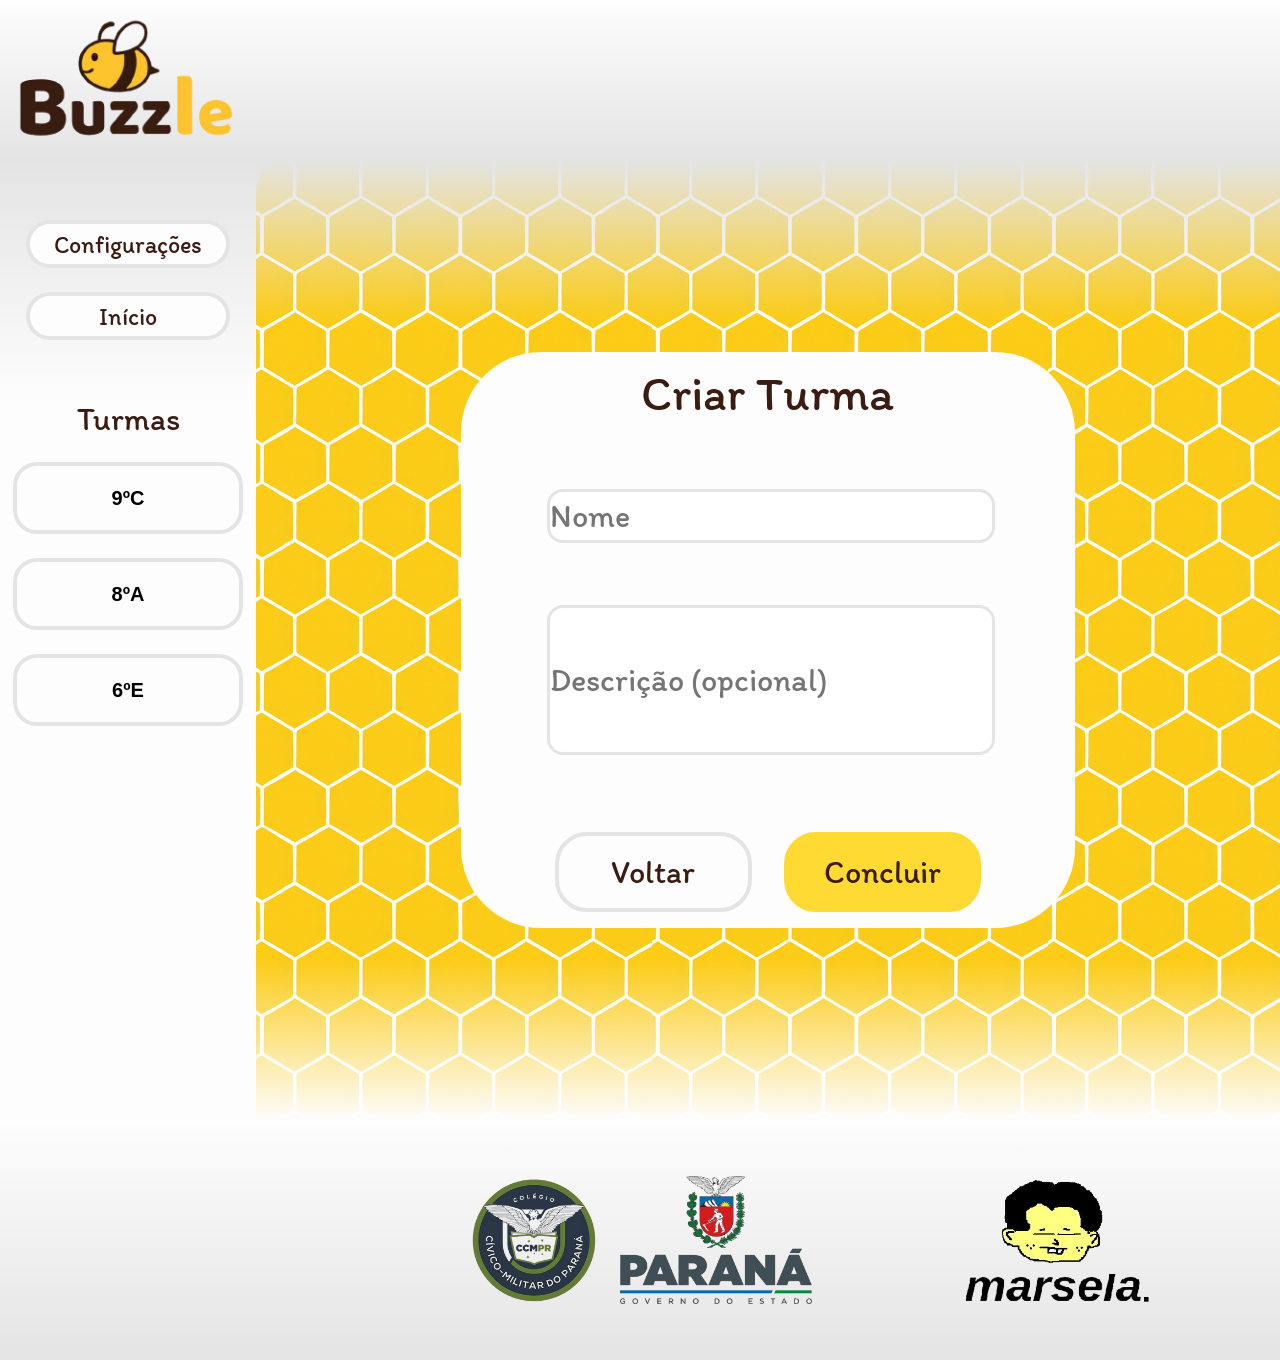
<file: public/cadturma.html>
<!DOCTYPE html>
<html lang="pt-br">
    <head>
        <meta charset="UTF-8">
        <meta name="viewport" content="width=device-width, initial-scale=1.0">
        <link rel="stylesheet" href="cadturma.css">
        <title>Criar Turma - Buzzle</title>
    </head>
    <body>
        <header>
            <section>
                <div id="divlogo">
                    <img src="imagens/logobuzzle.png">
                </div>
                <div id="divnav">
                    
                </div>
                <div id="divperfil">
                    
                </div>
            </section>
        </header>
        <aside>
            <section id="secnav">
                <button class="navbut">
                    Configurações
                </button>
                <button class="navbut">
                    Início
                </button>
            </section>
            <section id="secturmas">
                <p id="astitulo">Turmas</p>
                <section id="subsecturmas">
                    <button class="divtur"><h2>9ºC</h2></button>
                    <button class="divtur"><h2>8ºA</h2></button>
                    <button class="divtur"><h2>6ºE</h2></button>
                </section>
            </section>
        </aside>
        <main>
            <section id="fundo">
                <section id="secmain">
                    <p id="secmaintitle">Criar Turma</p>
                    <div id="divinput">
                        <div id="div1">
                            <input id="inputnome" placeholder="Nome">
                        </div>
                        <div id="div2">
                            <input id="inputdesc" placeholder="Descrição (opcional)">
                        </div>
                    </div>
                    <div id="divconc">
                        <button id="butvolt">Voltar</button>
                        <button id="butconc">Concluir</button>
                    </div>
                </section>
            </section>
        </main>
        <footer>
            <section id="secfooter">
                <div></div>
                <div class="divfot">
                    <img src="imagens/ccm.png">
                    <img src="imagens/governo.png">
                </div>
                <div class="divfot">
                    <img src="imagens/marsela.png">
                </div>
            </section>
        </footer>
    </body>
</html>
</file>
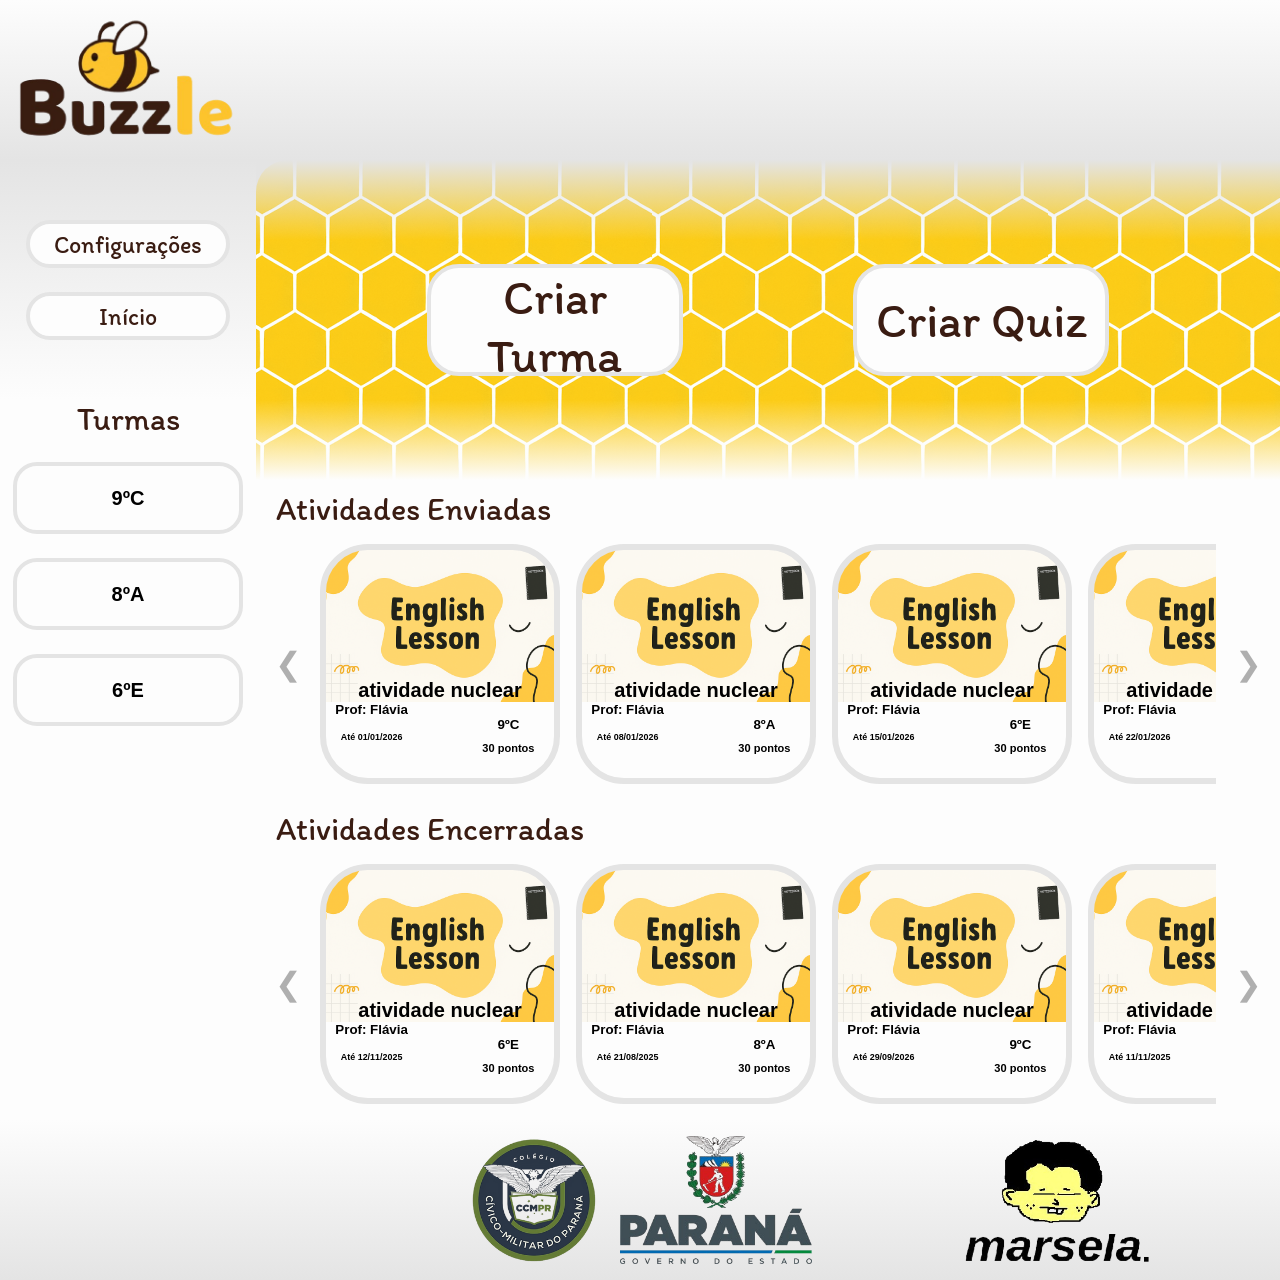
<file: public/homeprof.html>
<!DOCTYPE html>
<html lang="pt-br">
    <head>
        <meta charset="UTF-8">
        <meta name="viewport" content="width=device-width, initial-scale=1.0">
        <link rel="stylesheet" href="homeprof.css">
        <title>Homepage Professor - Buzzle</title>
    </head>
    <body>
        <header>
            <section>
                <div id="divlogo">
                    <img src="imagens/logobuzzle.png">
                </div>
                <div id="divnav">
                    
                </div>
                <div id="divperfil">
                    
                </div>
            </section>
        </header>
        <aside>
            <section id="secnav">
                <button class="navbut">
                    Configurações
                </button>
                <button class="navbut">
                    Início
                </button>
            </section>
            <section id="secturmas">
                <p id="astitulo">Turmas</p>
                <section id="subsecturmas">
                    <button class="divtur"><h2>9ºC</h2></button>
                    <button class="divtur"><h2>8ºA</h2></button>
                    <button class="divtur"><h2>6ºE</h2></button>
                </section>
            </section>
        </aside>
        <main>
            <section id="fundo">
                <button>Criar Turma</button>
                <button>Criar Quiz</button>
            </section>
            <section id="secmain">
                <section id="secatvenv">
                    <p id="titulo">Atividades Enviadas</p>
                    <section id="carrossel">
                        <button onclick="moveSlide(-1)" id="butao">&#10094;</button>
                        <section id="seccarrossel">
                            <section id="secroladora">
                                
                                
                                
                                <button class="divatv"><h2 class="letra">atividade nuclear</h2>
                                    <h4 class="prof">Prof: Flávia</h4>
                                    <h4 class="turma">9ºC</h4>
                                <h6 class="prazo">Até 01/01/2026</h6>
                                <h5 class="nota">30 pontos</h5></button>
                                    
                                <button class="divatv"><h2 class="letra">atividade nuclear</h2>
                                    <h4 class="prof">Prof: Flávia</h4>
                                    <h4 class="turma">8ºA</h4>
                                <h6 class="prazo">Até 08/01/2026</h6>
                                <h5 class="nota">30 pontos</h5></button>
                                <button class="divatv"><h2 class="letra">atividade nuclear</h2>
                                    <h4 class="prof">Prof: Flávia</h4>
                                    <h4 class="turma">6ºE</h4>
                                <h6 class="prazo">Até 15/01/2026</h6>
                                <h5 class="nota">30 pontos</h5></button>
                                <button class="divatv"><h2 class="letra">atividade nuclear</h2>
                                    <h4 class="prof">Prof: Flávia</h4>
                                    <h4 class="turma">9ºC</h4>
                                <h6 class="prazo">Até 22/01/2026</h6>
                                <h5 class="nota">30 pontos</h5></button>
                                <button class="divatv"><h2 class="letra">atividade nuclear</h2>
                                    <h4 class="prof">Prof: Flávia</h4>
                                    <h4 class="turma">6ºE</h4>
                                <h6 class="prazo">Até 07/01/2026</h6>
                                <h5 class="nota">30 pontos</h5></button>
                                <button class="divatv"><h2 class="letra">atividade nuclear</h2>
                                    <h4 class="prof">Prof: Flávia</h4>
                                    <h4 class="turma">9ºC</h4>
                                <h6 class="prazo">Até 20/12/2025</h6>
                                <h5 class="nota">30 pontos</h5></button>
                            </section>
                        </section>
                        <button onclick="moveSlide(1)" id="butao">&#10095;</button>
                    </section>
                </section>
                <section id="secatvenc">
                    <p id="titulo">Atividades Encerradas</p>
                    <section id="carrossel">
                        <button onclick="moveSlide(-1)" id="butao">&#10094;</button>
                        <section id="seccarrossel">
                            <section id="secroladora">
                                <button class="divatv"><h2 class="letra">atividade nuclear</h2>
                                    <h4 class="prof">Prof: Flávia</h4>
                                    <h4 class="turma">6ºE</h4>
                                <h6 class="prazo">Até 12/11/2025</h6>
                                <h5 class="nota">30 pontos</h5></button>
                                <button class="divatv"><h2 class="letra">atividade nuclear</h2>
                                    <h4 class="prof">Prof: Flávia</h4>
                                    <h4 class="turma">8ºA<A></A></h4>
                                <h6 class="prazo">Até 21/08/2025</h6>
                                <h5 class="nota">30 pontos</h5></button>
                                <button class="divatv"><h2 class="letra">atividade nuclear</h2>
                                    <h4 class="prof">Prof: Flávia</h4>
                                    <h4 class="turma">9ºC</h4>
                                <h6 class="prazo">Até 29/09/2026</h6>
                                <h5 class="nota">30 pontos</h5></button>
                                <button class="divatv"><h2 class="letra">atividade nuclear</h2>
                                    <h4 class="prof">Prof: Flávia</h4>
                                    <h4 class="turma">8ºA</h4>
                                <h6 class="prazo">Até 11/11/2025</h6>
                                <h5 class="nota">30 pontos</h5></button>
                                <button class="divatv"><h2 class="letra">atividade nuclear</h2>
                                    <h4 class="prof">Prof: Flávia</h4>
                                    <h4 class="turma">9ºC</h4>
                                <h6 class="prazo">Até 15/09/2025</h6>
                                <h5 class="nota">30 pontos</h5></button>
                                <button class="divatv"><h2 class="letra">atividade nuclear</h2>
                                    <h4 class="prof">Prof: Flávia</h4>
                                    <h4 class="turma">8ºA</h4>
                                <h6 class="prazo">Até 31/10/2026</h6>
                                <h5 class="nota">30 pontos</h5></button>
                            </section>
                        </section>
                        <button onclick="moveSlide(1)" id="butao">&#10095;</button>
                    </section>
                </section>
            </section>
        </main>
        <footer>
            <section id="secfooter">
                <div></div>
                <div class="divfot">
                    <img src="imagens/ccm.png">
                    <img src="imagens/governo.png">
                </div>
                <div class="divfot">
                    <img src="imagens/marsela.png">
                </div>
            </section>
        </footer>
    </body>
</html>
</file>
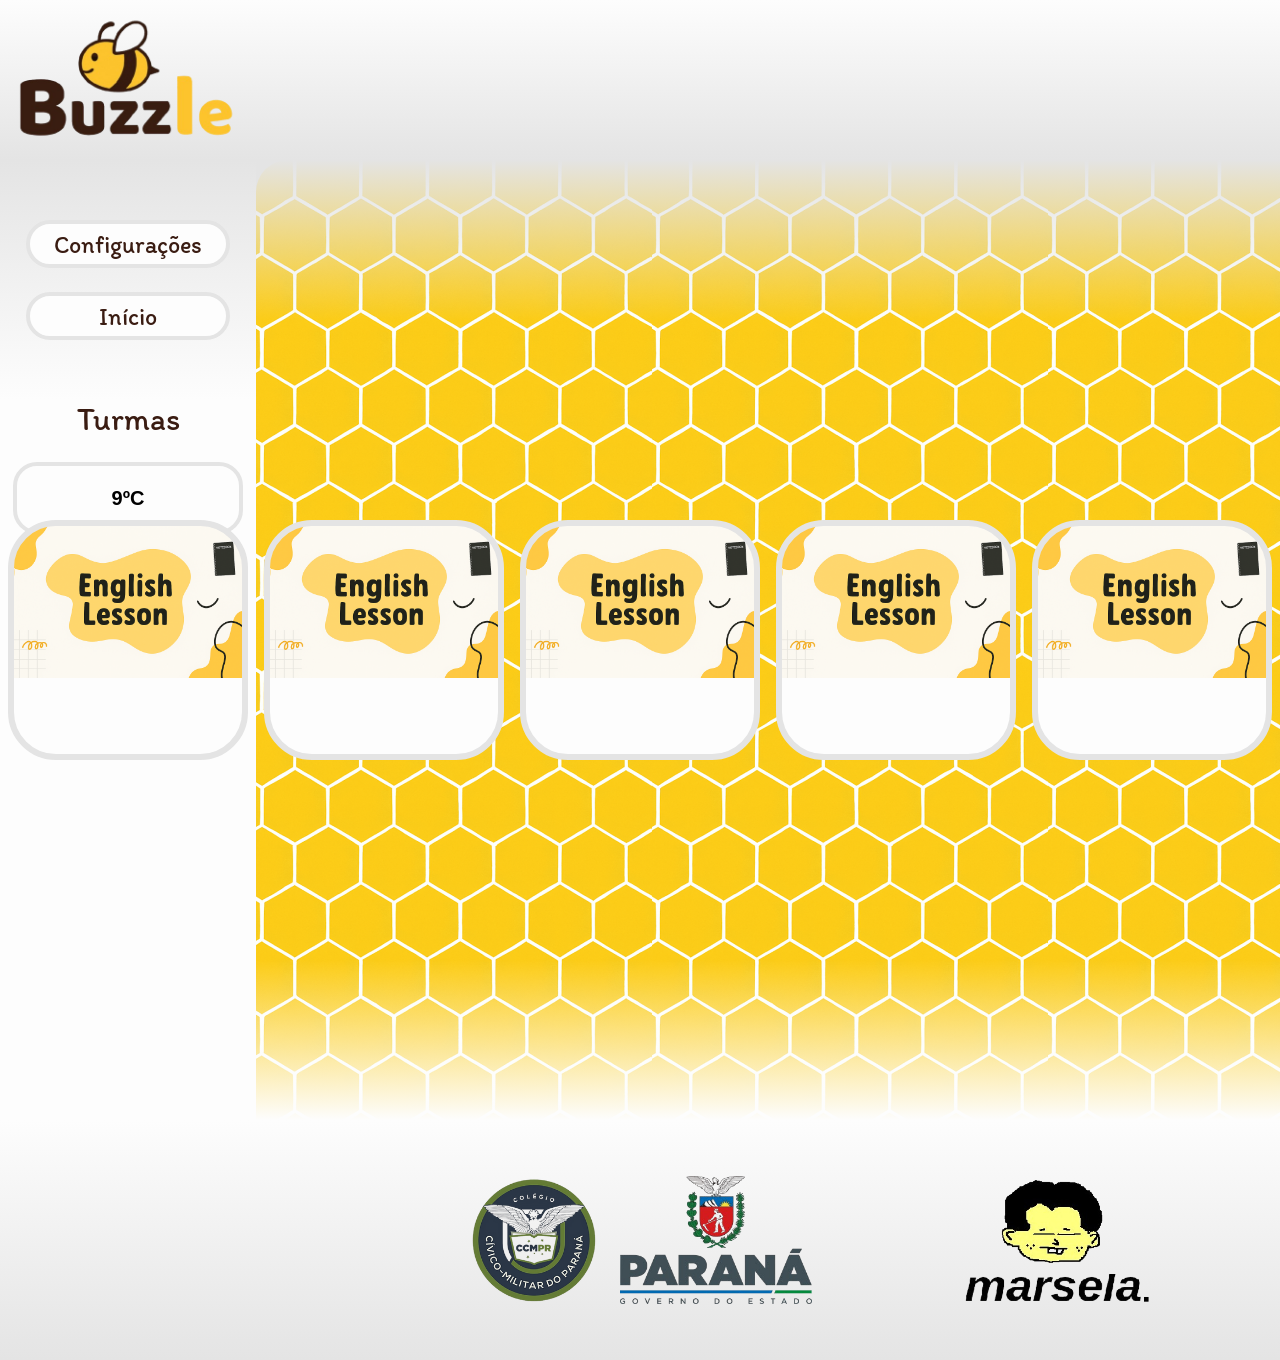
<file: public/turma.html>
<!DOCTYPE html>
<html lang="pt-br">
    <head>
        <meta charset="UTF-8">
        <meta name="viewport" content="width=device-width, initial-scale=1.0">
        <link rel="stylesheet" href="turma.css">
        <title>Turma - Buzzle</title>
    </head>
    <body>
        <header>
            <section>
                <div id="divlogo">
                    <img src="imagens/logobuzzle.png">
                </div>
                <div id="divnav">
                    
                </div>
                <div id="divperfil">
                    
                    </div>
                </section>
            </header>
            <aside>
                <section id="secnav">
                    <button class="navbut">
                        Configurações
                </button>
                <button class="navbut">
                    Início
                </button>
            </section>
            <section id="secturmas">
                <p id="astitulo">Turmas</p>
                <section id="subsecturmas">
                    <button class="divtur"><h2>9ºC</h2></button>
                    <button class="divtur"><h2>8ºA</h2></button>
                    <button class="divtur"><h2>6ºE</h2></button>
                </section>
            </section>
        </aside>
        <main>
            <section id="fundo">
 <section id="secroladora">
                                
                                <button class="divatv"></button>
                                <button class="divatv"></button>
                                <button class="divatv"></button>
                                <button class="divatv"></button>
                                <button class="divatv"></button>
                                <button class="divatv"></button>
                            </section>
                        </section>
            </section>
            <section id="secmain">

        </section>
    </main>
    <footer>
        <section id="secfooter">
            <div></div>
            <div class="divfot">
                <img src="imagens/ccm.png">
                <img src="imagens/governo.png">
            </div>
            <div class="divfot">
                <img src="imagens/marsela.png">
            </div>
        </section>
    </footer>
</body>
</html>
</file>
<file: public/cadturma.css>
@font-face {
    font-family: buz1;
    src: url(fonte/Itim-Regular.ttf);
}

* {
    margin: 0;
    padding: 0;
}

body {
    display: grid;
    grid-template-areas:
        "header header header"
        "aside main main"
        "footer footer footer";
    grid-template-columns: 1fr 2fr 2fr;
    background-color: #e4e4e4;
}

header {
    grid-area: header;
    position: relative;
    width: 100%;
    height: 10rem;
    background-image: linear-gradient(#fdfdfd, #e4e4e4);
}

header section {
    width: 100%;
    height: 100%;
    display: flex;
}

#divlogo, #divperfil {
    width: 20%;
    height: 100%;
}

#divlogo {
    display: flex;
    align-items: center;
    justify-content: center;
}

#divlogo img {
    width: 15rem;
}

#divnav {
    width: 60%;
    height: 100%;
}

aside {
    grid-area: aside;
    position: relative;
    width: 100%;
    height: 100%;
    background-image: linear-gradient(#e4e4e4, #fdfdfd, #fdfdfd, #fdfdfd, #fdfdfd);
}

#secnav{
    width: 100%;
    height: 25%;
    display: flex;
    flex-direction: column;
    align-items: center;
    justify-content: center;
    gap: 1.5rem;
}

.navbut{
    width: 80%;
    height: 3rem;
    background-color: #fdfdfd;
    border: 0.25rem solid #e4e4e4;
    border-radius: 5rem;
    color: #3a1c12;
    font-family: buz1;
    font-size: 1.5rem;
    transition: 0.5s;
    cursor: pointer;
}

.navbut:hover{
    filter: brightness(95%);
    border: 0.25rem solid #ffda33;
}

#secturmas{
    width: 100%;
    height: 75%;
}

#astitulo{
    text-align: center;
    color: #3a1c12;
    font-family: buz1;
    font-size: 2rem;
    margin-bottom: 1.5rem;
}

#subsecturmas{
    width: 100%;
    display: flex;
    flex-direction: column;
    align-items: center;
    gap: 1.5rem;
}

.divtur{
    width: 90%;
    height: 4.5rem;
    background-color: #fdfdfd;
    border: 0.25rem solid #e4e4e4;
    border-radius: 1.5rem;
    cursor: pointer;
    transition: 0.5s;
}

.divtur:hover{
    filter: brightness(95%);
    border: 0.25rem solid #ffda33;
}

main {
    grid-area: main;
    position: relative;
    width: 100%;
    height: 60rem;
    background-image: url(imagens/colmeianova.png);
    border-radius: 2rem 0 0 0;
}

#fundo{
    width: 100%;
    height: 100%;
    background-image: linear-gradient(#e4e4e4, transparent, transparent, transparent, transparent, transparent, #fdfdfd);
    display: flex;
    align-items: center;
    justify-content: center;
}

#secmain{
    width: 60%;
    height: 60%;
    background-color: #fdfdfd;
    border-radius: 5rem;
    display: flex;
    flex-direction: column;
    align-items: center;
    justify-content: space-evenly;
}

#secmaintitle{
    color: #3a1c12;
    font-family: buz1;
    font-size: 3rem;
    margin-top: 2%;
}

#divinput{
    width: 80%;
    height: 70%;
    display: flex;
    flex-direction: column;
    align-items: center;
    justify-content: space-evenly;
}

#div1{
    width: 90%;
    height: 3rem;
}

#div2{
    width: 90%;
    height: 9rem;
}

#inputnome{
    width: 100%;
    height: 100%;
    border: 0.2rem solid #e4e4e4;
    border-radius: 1rem;
    color: #3a1c12;
    font-family: buz1;
    font-size: 2rem;
}

#inputdesc{
    width: 100%;
    height: 100%;
    border: 0.2rem solid #e4e4e4;
    border-radius: 1rem;
    color: #3a1c12;
    font-family: buz1;
    font-size: 2rem;
}

input:focus{
    outline: 0.2rem solid #ffda33;
}

#divconc{
    width: 80%;
    height: 20%;
    display: flex;
    align-items: center;
    justify-content: space-evenly;
}

#butvolt{
    width: 40%;
    height: 5rem;
    border: 0.25rem solid #e4e4e4;
    border-radius: 2rem;
    background-color: #fdfdfd;
    color: #3a1c12;
    font-family: buz1;
    font-size: 2rem;
    cursor: pointer;
    transition: 0.2s;
}

#butconc{
    width: 40%;
    height: 5rem;
    border: 0.25rem solid #ffda33;
    border-radius: 2rem;
    background-color: #ffda33;
    color: #3a1c12;
    font-family: buz1;
    font-size: 2rem;
    cursor: pointer;
    transition: 0.2s;
}

#divconc button:hover{
    filter: brightness(95%);
}

footer {
    grid-area: footer;
    position: relative;
    width: 100%;
    height: 15rem;
    background-image: linear-gradient(#fdfdfd, #e4e4e4);
}

#secfooter{
    width: 100%;
    height: 100%;
    display: flex;
    justify-content: space-evenly;
}

#secfooter div{
    width: 30%;
    height: 100%;
}

.divfot{
    display: flex;
    justify-content: space-evenly;
    align-items: center;
}

.divfot img{
    height: 8rem;
}
</file>
<file: public/homeprof.css>
@font-face {
    font-family: buz1;
    src: url(fonte/Itim-Regular.ttf);
}

* {
    margin: 0;
    padding: 0;
}

body {
    display: grid;
    grid-template-areas:
        "header header header"
        "aside main main"
        "footer footer footer";
    grid-template-columns: 1fr 2fr 2fr;
    background-color: #e4e4e4;
}

header {
    grid-area: header;
    position: relative;
    width: 100%;
    height: 10rem;
    background-image: linear-gradient(#fdfdfd, #e4e4e4);
}

header section {
    width: 100%;
    height: 100%;
    display: flex;
}

#divlogo, #divperfil {
    width: 20%;
    height: 100%;
}

#divlogo {
    display: flex;
    align-items: center;
    justify-content: center;
}

#divlogo img {
    width: 15rem;
}

#divnav {
    width: 60%;
    height: 100%;
}

aside {
    grid-area: aside;
    position: relative;
    width: 100%;
    height: 100%;
    background-image: linear-gradient(#e4e4e4, #fdfdfd, #fdfdfd, #fdfdfd, #fdfdfd);
} 

#secnav{
    width: 100%;
    height: 25%;
    display: flex;
    flex-direction: column;
    align-items: center;
    justify-content: center;
    gap: 1.5rem;
}

.navbut{
    width: 80%;
    height: 3rem;
    background-color: #fdfdfd;
    border: 0.25rem solid #e4e4e4;
    border-radius: 5rem;
    color: #3a1c12;
    font-family: buz1;
    font-size: 1.5rem;
    transition: 0.5s;
    cursor: pointer;
}

.navbut:hover{
    filter: brightness(95%);
    border: 0.25rem solid #ffda33;
}

#secturmas{
    width: 100%;
    height: 75%;
}

#astitulo{
    text-align: center;
    color: #3a1c12;
    font-family: buz1;
    font-size: 2rem;
    margin-bottom: 1.5rem;
}

#subsecturmas{
    width: 100%;
    display: flex;
    flex-direction: column;
    align-items: center;
    gap: 1.5rem;
}

.divtur{
    width: 90%;
    height: 4.5rem;
    background-color: #fdfdfd;
    border: 0.25rem solid #e4e4e4;
    border-radius: 1.5rem;
    cursor: pointer;
    transition: 0.5s;
}

.divtur:hover{
    filter: brightness(95%);
    border: 0.25rem solid #ffda33;
}

main {
    grid-area: main;
    position: relative;
    width: 100%;
    height: 60rem;
    background-image: url(imagens/colmeianova.png);
    border-radius: 2rem 0 0 0;
}

.letra{
    position: relative;
    margin-top: 46%;
}

.prof{
    position: relative;
    margin-top: 0%;
    right: 30%;
}

.turma{
    position: relative;
    margin-top: 0%;
    left: 30%;
}

.prazo{
    position: relative;
    margin-top: 0%;
    right: 30%;
}

.nota{
    position: relative;
    margin-top: 0%;
    left: 30%;
}

#fundo {
    width: 100%;
    height: 20rem;
    background-image: linear-gradient(#e4e4e4, transparent, transparent, transparent, #fdfdfd);
    display: flex;
    align-items: center;
    justify-content: space-evenly;
}

#fundo button {
    width: 25%;
    height: 7rem;
    border-radius: 2rem;
    border: 0.25rem solid #e4e4e4;
    background-color: #fdfdfd;
    text-align: center;
    font-size: 3rem;
    transition: 0.2s;
    cursor: pointer;
    color: #3a1c12;
    font-family: buz1;
}

#fundo button:hover {
    scale: 105%;
    filter: brightness(97.5%);
    border: 0.5rem solid #ffda33;
}

#secmain {
    width: 100%;
    height: calc(100% - 20rem);
    background-color: #fdfdfd;
    display: flex;
    flex-wrap: wrap;
}

#secatvenv, #secatvenc{
    width: 100%;
    height: 50%;
    display: flex;
    flex-wrap: wrap;
}

#titulo{
    color: #3a1c12;
    font-family: buz1;
    font-size: 2rem;
    margin-left: 2%;
    margin-top: 1%;
    width: 100%;
}

#carrossel{
    /*background-color: pink;*/
    width: 100%;
    height: 80%;
    display: flex;
    align-items: center;
}

#butao{
    width: 4rem;
    height: 4rem;
    font-size: 2rem;
    color: #afafaf;
    cursor: pointer;
    border: none;
    background-color: #fdfdfd;
    transition: 0.5s;
}

#butao:hover{
    color: #ffda33;
}

#seccarrossel{
    width: calc(100% - 8rem);
    height: 100%;
    /*background-color: purple;*/
    display: flex;
    align-items: center;
    overflow: hidden;
}

#secroladora{
    width: auto;
    height: 100%;
    display: flex;
    align-items: center;
    /*background-color: plum;*/
    gap: 1rem;
}

.divatv{
    background-image: url('imagens/errado.png');
    background-size: contain; /* ou contain, ou um tamanho específico */
    background-repeat: no-repeat; /* Para não repetir a imagem */
    
    width: 15rem;
    height: 15rem;
    background-color: #fdfdfd;
    border: 0.4rem solid #e4e4e4;
    border-radius: 3rem;
    flex-shrink: 0;
    flex-grow: 0;
    cursor: pointer;
    transition: 0.5s;
}

.divatv:hover{
    filter: brightness(95%);
    border: 0.4rem solid #ffda33;
}

footer {
    grid-area: footer;
    position: relative;
    width: 100%;
    height: 10rem;
    background-image: linear-gradient(#fdfdfd, #e4e4e4);
}

#secfooter{
    width: 100%;
    height: 100%;
    display: flex;
    justify-content: space-evenly;
}

#secfooter div{
    width: 30%;
    height: 100%;
}

.divfot{
    display: flex;
    justify-content: space-evenly;
    align-items: center;
}

.divfot img{
    height: 8rem;
}
</file>
<file: public/turma.css>
@font-face {
    font-family: buz1;
    src: url(fonte/Itim-Regular.ttf);
}

* {
    margin: 0;
    padding: 0;
}

body {
    display: grid;
    grid-template-areas:
        "header header header"
        "aside main main"
        "footer footer footer";
    grid-template-columns: 1fr 2fr 2fr;
    background-color: #e4e4e4;
}

header {
    grid-area: header;
    position: relative;
    width: 100%;
    height: 10rem;
    background-image: linear-gradient(#fdfdfd, #e4e4e4);
}

header section {
    width: 100%;
    height: 100%;
    display: flex;
}

#divlogo, #divperfil {
    width: 20%;
    height: 100%;
}

#divlogo {
    display: flex;
    align-items: center;
    justify-content: center;
}

#divlogo img {
    width: 15rem;
}

#divnav {
    width: 60%;
    height: 100%;
}

aside {
    grid-area: aside;
    position: relative;
    width: 100%;
    height: 100%;
    background-image: linear-gradient(#e4e4e4, #fdfdfd, #fdfdfd, #fdfdfd, #fdfdfd);
}

#secnav{
    width: 100%;
    height: 25%;
    display: flex;
    flex-direction: column;
    align-items: center;
    justify-content: center;
    gap: 1.5rem;
}

.navbut{
    width: 80%;
    height: 3rem;
    background-color: #fdfdfd;
    border: 0.25rem solid #e4e4e4;
    border-radius: 5rem;
    color: #3a1c12;
    font-family: buz1;
    font-size: 1.5rem;
    transition: 0.5s;
    cursor: pointer;
}

.navbut:hover{
    filter: brightness(95%);
    border: 0.25rem solid #ffda33;
}

#astitulo{
    text-align: center;
    color: #3a1c12;
    font-family: buz1;
    font-size: 2rem;
    margin-bottom: 1.5rem;
}

#subsecturmas{
    width: 100%;
    display: flex;
    flex-direction: column;
    align-items: center;
    gap: 1.5rem;
}

.divtur{
    width: 90%;
    height: 4.5rem;
    background-color: #fdfdfd;
    border: 0.25rem solid #e4e4e4;
    border-radius: 1.5rem;
    cursor: pointer;
    transition: 0.5s;
}

.divtur:hover{
    filter: brightness(95%);
    border: 0.25rem solid #ffda33;
}

main {
    grid-area: main;
    position: relative;
    width: 100%;
    height: 60rem;
    background-image: url(imagens/colmeianova.png);
    border-radius: 2rem 0 0 0;
}

#fundo{
    width: 100%;
    height: 100%;
    background-image: linear-gradient(#e4e4e4, transparent, transparent, transparent, transparent, transparent, #fdfdfd);
    display: flex;
    align-items: center;
    justify-content: center;
}

#secroladora{
    width: auto;
    height: 100%;
    display: flex;
    align-items: center;
    /*background-color: plum;*/
    gap: 1rem;
}

.divatv{
    background-image: url('imagens/errado.png');
    background-size: contain; /* ou contain, ou um tamanho específico */
    background-repeat: no-repeat; /* Para não repetir a imagem */
    
    width: 15rem;
    height: 15rem;
    background-color: #fdfdfd;
    border: 0.4rem solid #e4e4e4;
    border-radius: 3rem;
    flex-shrink: 0;
    flex-grow: 0;
    cursor: pointer;
    transition: 0.5s;
}

.divatv:hover{
    filter: brightness(95%);
    border: 0.4rem solid #ffda33;
}

#secturmas{
    width: 100%;
    height: 75%;
}

#divlogo img {
    width: 15rem;
}

#divnav {
    width: 60%;
    height: 100%;
}

footer {
    grid-area: footer;
    position: relative;
    width: 100%;
    height: 15rem;
    background-image: linear-gradient(#fdfdfd, #e4e4e4);
}

#secfooter{
    width: 100%;
    height: 100%;
    display: flex;
    justify-content: space-evenly;
}

#secfooter div{
    width: 30%;
    height: 100%;
}

.divfot{
    display: flex;
    justify-content: space-evenly;
    align-items: center;
}

.divfot img{
    height: 8rem;
}
</file>
